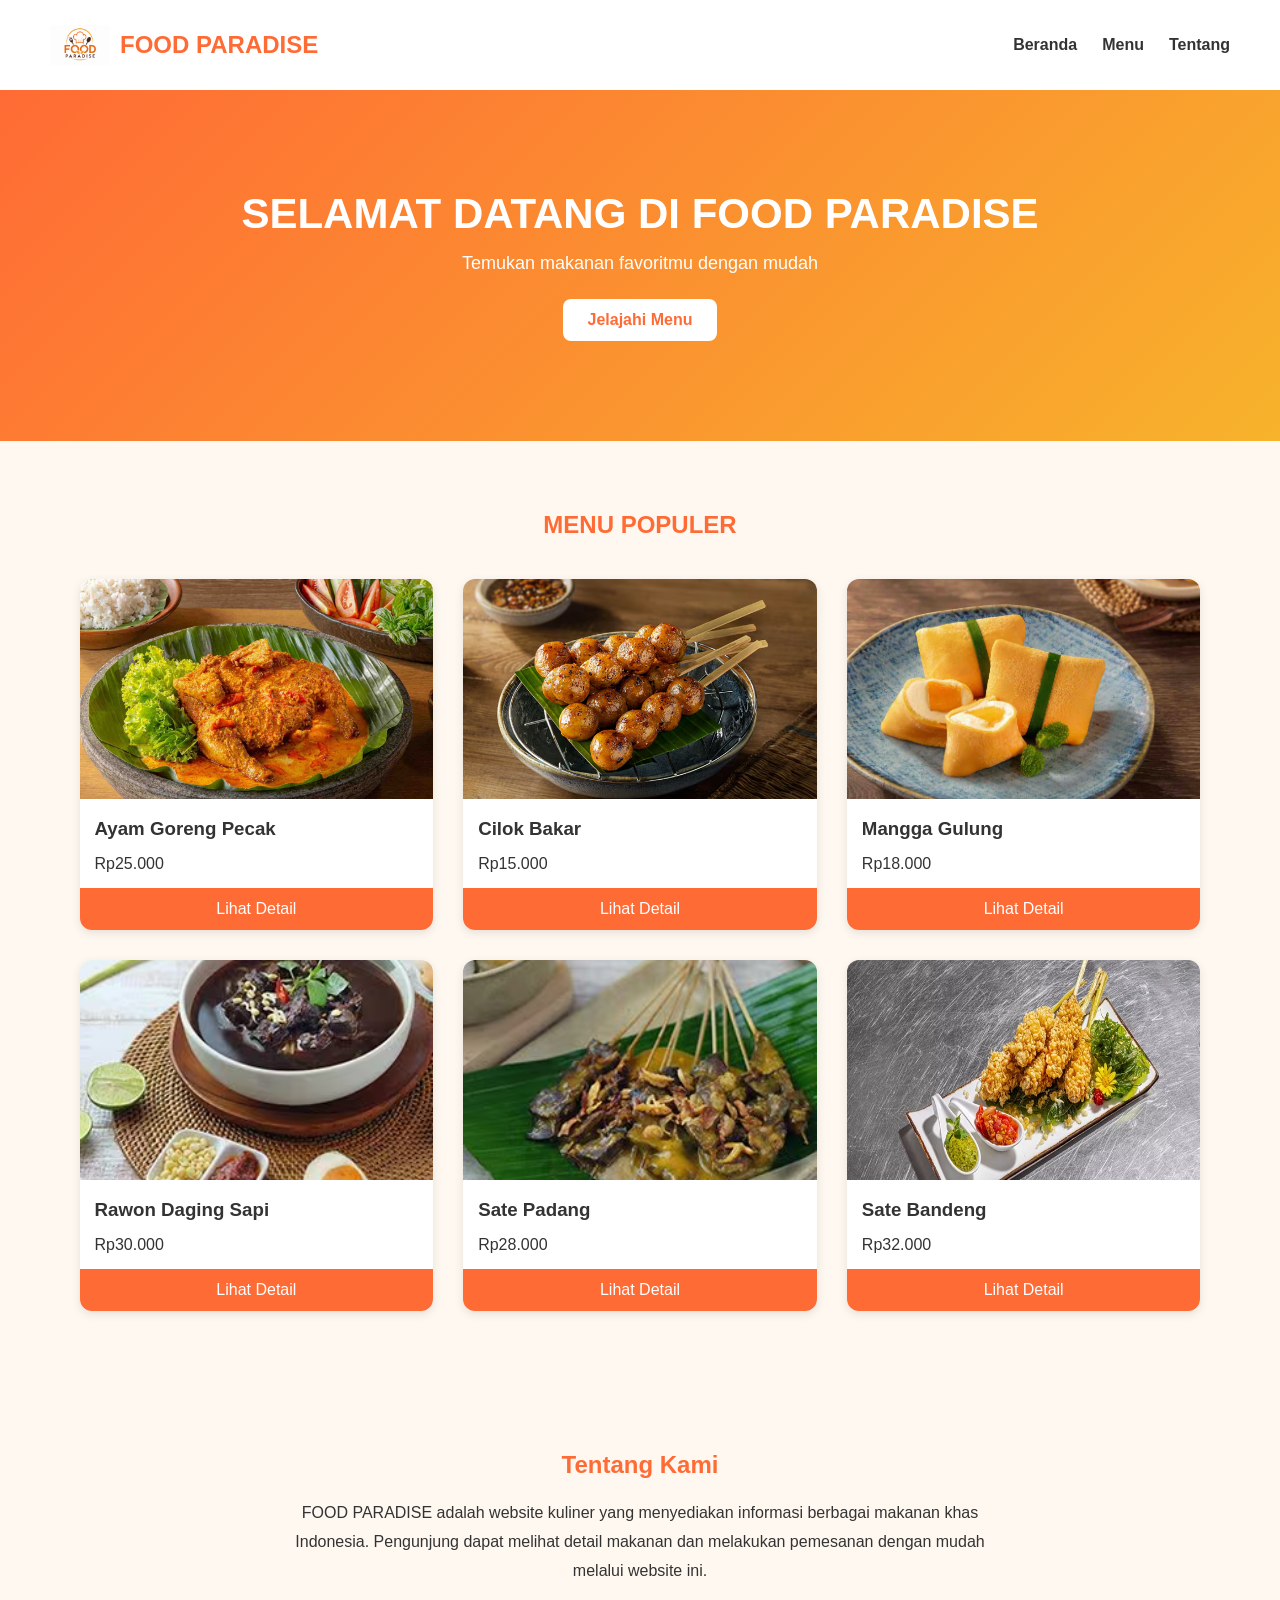
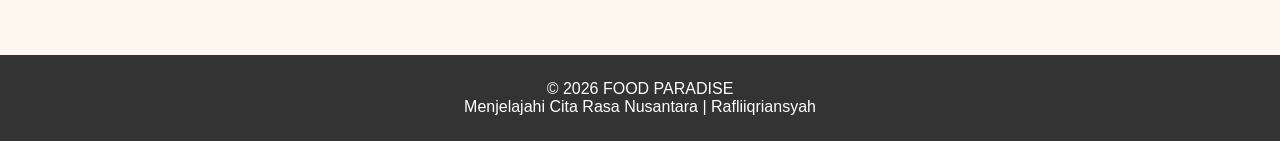
<file: index.html>
<!DOCTYPE html>
<html lang="id">

<head>
    <!-- Pengaturan karakter dan tampilan responsif -->
    <meta charset="UTF-8">
    <meta name="viewport" content="width=device-width, initial-scale=1.0">

    <!-- Judul website -->
    <title>FOOD PARADISE</title>

    <!-- File CSS utama -->
    <link rel="stylesheet" href="css/style.css">
    
</head>

<body>

    <!-- ==================================================
         NAVBAR
         Berisi logo dan menu navigasi utama website
    =================================================== -->
    <header>
        <nav>

            <!-- Logo Website -->
            <div class="logo-container">
                <img src="images/Food-Paradise-logo.png" alt="Food Paradise Logo">
                <h1>FOOD PARADISE</h1>
            </div>

            <!-- Menu Navigasi -->
            <ul>
                <li><a href="#">Beranda</a></li>
                <li><a href="#menu">Menu</a></li>
                <li><a href="#tentang">Tentang</a></li>
            </ul>

        </nav>
    </header>

    <!-- ==================================================
         HERO SECTION
         Bagian pertama yang dilihat pengunjung
    =================================================== -->
    <section class="hero">

        <h2>SELAMAT DATANG DI FOOD PARADISE</h2>

        <p>
            Temukan makanan favoritmu dengan mudah
        </p>

        <!-- Tombol menuju section menu -->
        <a href="#menu" class="btn">
            Jelajahi Menu
        </a>

    </section>

    <!-- ==================================================
         MENU POPULER
         Menampilkan daftar makanan utama
    =================================================== -->
    <section id="menu">

        <!-- Container untuk membatasi lebar konten -->
        <div class="container">

            <h2>MENU POPULER</h2>

            <!-- Grid daftar makanan -->
            <div class="menu-container">

                <!-- =========================
                     Ayam Goreng Pecak
                ========================== -->
                <div class="card">
                    <img src="images/Ayam-Goreng-Pecak.jpg" alt="Ayam Goreng Pecak">
                    <h3>Ayam Goreng Pecak</h3>
                    <p>Rp25.000</p>
                    <a href="detail.html?menu=ayam">Lihat Detail</a>
                </div>

                <!-- =========================
                     Cilok Bakar
                ========================== -->
                <div class="card">
                    <img src="images/Cilok-Bakar.avif" alt="Cilok Bakar">
                    <h3>Cilok Bakar</h3>
                    <p>Rp15.000</p>
                    <a href="detail.html?menu=cilok">Lihat Detail</a>
                </div>

                <!-- =========================
                     Mangga Gulung
                ========================== -->
                <div class="card">
                    <img src="images/Mangga-Gulung.avif" alt="Mangga Gulung">
                    <h3>Mangga Gulung</h3>
                    <p>Rp18.000</p>
                    <a href="detail.html?menu=mangga">Lihat Detail</a>
                </div>

                <!-- =========================
                     Rawon Daging Sapi
                ========================== -->
                <div class="card">
                    <img src="images/Rawon-Daging-Sapi.avif" alt="Rawon Daging Sapi">
                    <h3>Rawon Daging Sapi</h3>
                    <p>Rp30.000</p>
                    <a href="detail.html?menu=rawon">Lihat Detail</a>
                </div>

                <!-- =========================
                     Sate Padang
                ========================== -->
                <div class="card">
                    <img src="images/Sate-Padang.avif" alt="Sate Padang">
                    <h3>Sate Padang</h3>
                    <p>Rp28.000</p>
                    <a href="detail.html?menu=padang">Lihat Detail</a>
                </div>

                <!-- =========================
                     Sate Bandeng
                ========================== -->
                <div class="card">
                    <img src="images/Sate-Bandeng.avif" alt="Sate Bandeng">
                    <h3>Sate Bandeng</h3>
                    <p>Rp32.000</p>
                    <a href="detail.html?menu=bandeng">Lihat Detail</a>
                </div>

            </div>
            <!-- Akhir .menu-container -->

        </div>
        <!-- Akhir .container -->

    </section>

    <!-- ==================================================
         TENTANG KAMI
         Informasi singkat mengenai website
    =================================================== -->
    <section id="tentang">

        <h2>Tentang Kami</h2>

        <p>
            FOOD PARADISE adalah website kuliner yang menyediakan
            informasi berbagai makanan khas Indonesia.
            Pengunjung dapat melihat detail makanan dan melakukan
            pemesanan dengan mudah melalui website ini.
        </p>

    </section>

    <!-- ==================================================
         FOOTER
         Informasi hak cipta website
    =================================================== -->
    <footer>

        <p>&copy; 2026 FOOD PARADISE</p>
        <p>Menjelajahi Cita Rasa Nusantara | Rafliiqriansyah</p>

    </footer>

    <!-- File JavaScript utama -->
    <script src="js/script.js"></script>

</body>

</html>
</file>
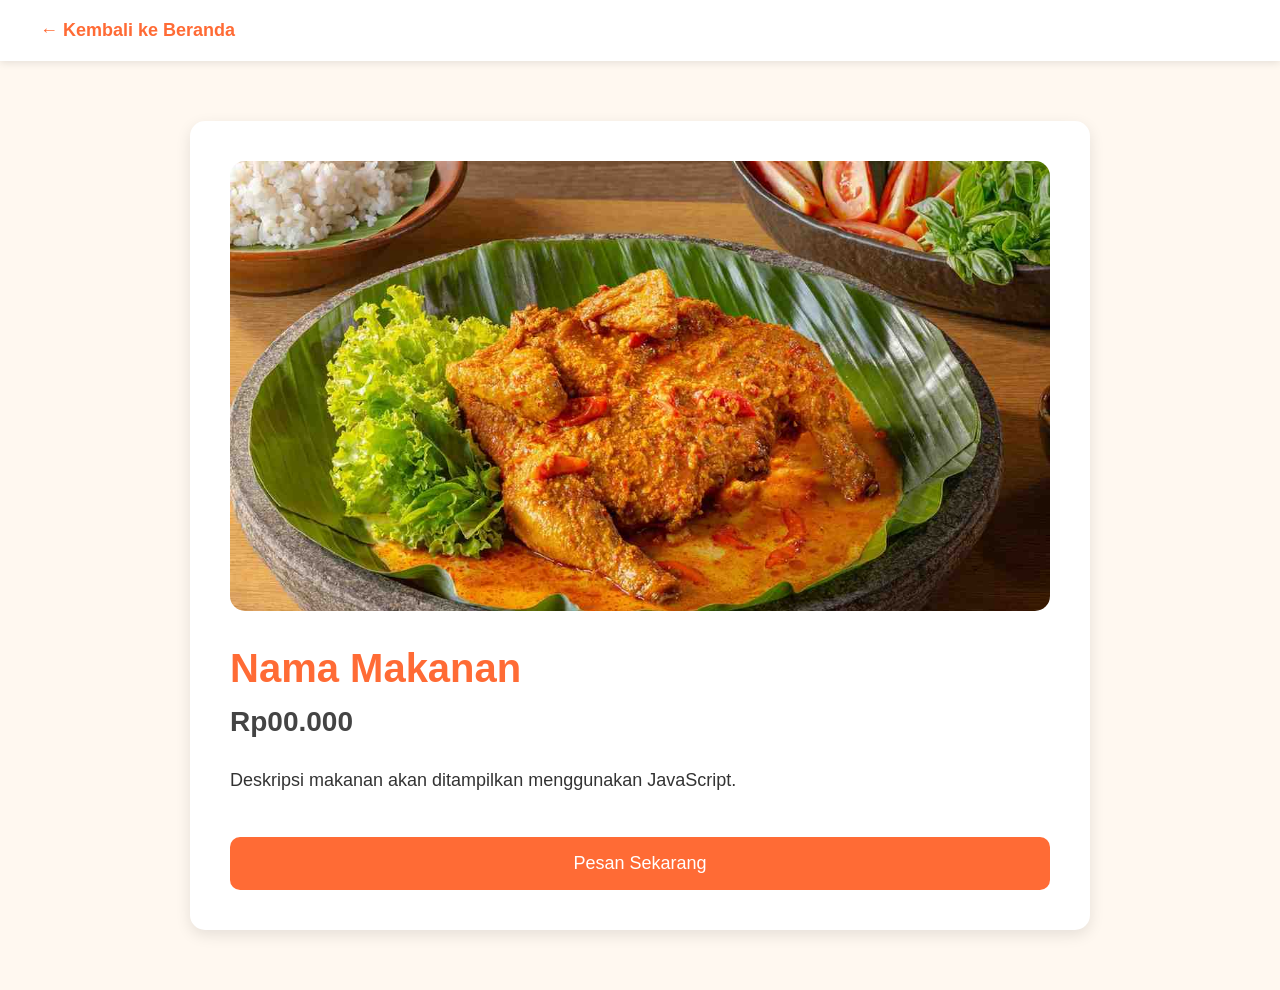
<file: detail.html>
<!DOCTYPE html>
<html lang="id">

<head>

    <!-- Pengaturan Karakter dan Tampilan -->
    <meta charset="UTF-8">
    <meta name="viewport" content="width=device-width, initial-scale=1.0">

    <!-- Judul Halaman -->
    <title>Detail Makanan | FOOD PARADISE</title>

    <!-- CSS -->
    <link rel="stylesheet" href="css/detail.css">

</head>

<body>

    <!-- ===========================================
         HEADER
    ============================================ -->

    <header class="detail-header">

        <a href="index.html" class="back-btn">
            ← Kembali ke Beranda
        </a>

    </header>

    <!-- ===========================================
         HALAMAN DETAIL MAKANAN
    ============================================ -->

    <section class="detail-section">

        <div class="container">

            <div class="detail-container">

                <!-- Gambar Makanan -->
                <div class="detail-image">

                    <img
                        id="detail-image"
                        src="images/Ayam-Goreng-Pecak.jpg"
                        alt="Detail Makanan">

                </div>

                <!-- Informasi Makanan -->
                <div class="detail-info">

                    <h2 id="detail-name">
                        Nama Makanan
                    </h2>

                    <h3 id="detail-price">
                        Rp00.000
                    </h3>

                    <p id="detail-description">

                        Deskripsi makanan akan ditampilkan
                        menggunakan JavaScript.

                    </p>

                    <button id="order-btn">
                        Pesan Sekarang
                    </button>

                </div>

            </div>

        </div>

    </section>

    <!-- ===========================================
         MODAL FORM PEMESANAN
    ============================================ -->

    <div id="orderModal" class="modal">

        <div class="modal-content">

            <h2>Form Pemesanan</h2>

            <label for="customerName">
                Nama Pemesan
            </label>

            <input
                type="text"
                id="customerName"
                placeholder="Masukkan nama">``

            <label for="tableNumber">
                Nomor Meja
            </label>

            <input
                type="number"
                id="tableNumber"
                min="1"
                placeholder="Contoh : 5">

            <label for="quantity">
                Jumlah Pesanan
            </label>

            <input
                type="number"
                id="quantity"
                min="1"
                placeholder="Masukkan jumlah pesanan">

            <div class="modal-button">

                <button id="cancelOrder">
                    Batal
                </button>

                <button id="confirmOrder">
                    Pesan
                </button>

            </div>

        </div>

    </div>

    <!-- ===========================================
         MODAL HASIL PEMESANAN
    ============================================ -->

    <div id="resultModal" class="modal">

        <div class="modal-content receipt">

            <h2>FOOD PARADISE</h2>

            <h3>Pesanan Sedang Diproses</h3>

            <hr>

            <div class="result-row">
                <span class="label">Nama Pemesan</span>
                <span class="value" id="resultName"></span>
            </div>

            <div class="result-row">
                <span class="label">Nomor Meja</span>
                <span class="value" id="resultTable"></span>
            </div>

            <div class="result-row">
                <span class="label">Menu</span>
                <span class="value" id="resultMenu"></span>
            </div>

            <div class="result-row">
                <span class="label">Harga</span>
                <span class="value" id="resultPrice"></span>
            </div>

            <div class="result-row">
                <span class="label">Jumlah</span>
                <span class="value" id="resultQuantity"></span>
            </div>

            <hr>

            <div class="result-row total-row">

                <span class="label">
                    Total Harga
                </span>

                <span
                    class="value"
                    id="resultTotal">
                </span>

            </div>

            <hr>

            <p class="thanks-message">

                Terima kasih telah memesan di
                <strong>FOOD PARADISE</strong>.

                <br><br>

                Pesanan Anda sedang diproses.
                Silakan menunggu hingga pesanan
                diantar ke meja Anda.

            </p>

            <button id="closeResult">
                Tutup
            </button>

        </div>

    </div>

    <!-- ===========================================
         JAVASCRIPT
    ============================================ -->

    <script src="js/script.js"></script>

</body>

</html>
</file>
<file: css/style.css>
/* Reset */
* {
    margin: 0;
    padding: 0;
    box-sizing: border-box;
}

/* Body */
body {
    font-family: Arial, Helvetica, sans-serif;
    background-color: #FFF8F0;
    color: #333;
}

/* Navbar */
nav {
    background-color: white;
    display: flex;
    justify-content: space-between;
    align-items: center;

    padding: 15px 50px;

    box-shadow: 0 2px 10px rgba(0,0,0,0.1);
}

.logo-container {
    display: flex;
    align-items: center;
    gap: 10px;
}

.logo-container img {
    width: 60px;
    height: 60px;
    object-fit: contain;
}

.logo-container h1 {
    font-size: 24px;
    color: #FF6B35;
}

nav ul {
    list-style: none;
    display: flex;
    gap: 25px;
}

nav a {
    text-decoration: none;
    color: #333;
    font-weight: bold;
}

/* Hero Section */
.hero {
    text-align: center;
    padding: 100px 20px;

    background: linear-gradient(
        135deg,
        #FF6B35,
        #F7B32B
    );

    color: white;
}

.hero h2 {
    font-size: 42px;
    margin-bottom: 15px;
}

.hero p {
    font-size: 18px;
    margin-bottom: 25px;
}

.btn {
    display: inline-block;

    background-color: white;
    color: #FF6B35;

    text-decoration: none;

    padding: 12px 25px;

    border-radius: 8px;

    font-weight: bold;
}

/* Section Menu */
#menu {
    padding: 70px 50px;
}

/* Container utama untuk mengatur lebar konten
   agar tidak terlalu melebar pada layar besar
   menggunakan 95% lebar layar saja, maks 1700px
   walaupun layar lebih dari itu, sedangkan auto
   untuk memusatkan konten secara horizontal*/
.container {
    width: 95%;
    max-width: 1700px;
    margin: auto;
}

#menu h2 {
    text-align: center;
    margin-bottom: 40px;

    color: #FF6B35;
}

/* Grid Card */
.menu-container {
    display: grid;

    grid-template-columns: repeat(auto-fit, minmax(350px, 1fr));

    gap: 30px;
}

/* Card */
.card {
    background-color: white;

    border-radius: 12px;

    overflow: hidden;

    box-shadow: 0 3px 10px rgba(0,0,0,0.1);

    transition: 0.3s;
}

.card:hover {
    transform: translateY(-5px);
}

.card img {
    width: 100%;
    height: 220px;

    object-fit: cover;
}

.card h3 {
    margin: 15px;
}

.card p {
    margin: 0 15px 15px;
}

.card a {
    display: block;

    text-align: center;

    background-color: #FF6B35;

    color: white;

    text-decoration: none;

    padding: 12px;
}

/* Tentang */
#tentang {
    padding: 70px 50px;

    text-align: center;
}

#tentang h2 {
    color: #FF6B35;

    margin-bottom: 20px;
}

#tentang p {
    max-width: 700px;

    margin: auto;

    line-height: 1.8;
}

/* Footer */
footer {
    background-color: #333;

    color: white;

    text-align: center;

    padding: 25px;
}
</file>
<file: css/detail.css>
/* ==================================================
   RESET CSS
================================================== */

* {
    margin: 0;
    padding: 0;
    box-sizing: border-box;
}

/* ==================================================
   BODY
================================================== */

body {
    font-family: Arial, Helvetica, sans-serif;
    background-color: #FFF8F0;
    color: #333;
}

/* ==================================================
   CONTAINER
================================================== */

.container {
    width: 95%;
    max-width: 1700px;
    margin: auto;
}

/* ==================================================
   HEADER
================================================== */

.detail-header {
    background-color: white;
    padding: 20px 0;

    box-shadow: 0 2px 8px rgba(0,0,0,0.1);
}

/* Tombol kembali */

.back-btn {
    text-decoration: none;

    color: #FF6B35;

    font-size: 18px;

    font-weight: bold;

    margin-left: 40px;
}

.back-btn:hover {
    color: #E4572E;
}

/* ==================================================
   DETAIL SECTION
================================================== */

.detail-section {
    padding: 60px 0;
}

/* ==================================================
   KOTAK UTAMA
================================================== */

.detail-container {

    background-color: white;

    padding: 40px;

    border-radius: 15px;

    box-shadow: 0 5px 15px rgba(0,0,0,0.1);

    max-width: 900px;

    margin: auto;
}

/* ==================================================
   GAMBAR MAKANAN
================================================== */

.detail-image {

    width: 100%;

    margin-bottom: 35px
}

.detail-image img {

    width: 100%;

    height: 450px;

    object-fit: cover;

    border-radius: 15px;

    display: block;
}

/* ==================================================
   INFORMASI MAKANAN
================================================== */

.detail-info {

    width: 100%;
}

.detail-info h2 {

    font-size: 40px;

    color: #FF6B35;

    margin-bottom: 15px;
}

.detail-info h3 {

    font-size: 28px;

    margin-bottom: 25px;

    color: #444;
}

.detail-info p {

    font-size: 18px;

    line-height: 1.9;

    text-align: justify;

    margin-bottom: 40px;
}

/* ==================================================
   TOMBOL PESAN
================================================== */

#order-btn {

    display: block;

    width: 100%;

    background-color: #FF6B35;

    color: white;

    border: none;

    border-radius: 10px;

    padding: 16px;

    font-size: 18px;

    cursor: pointer;

    transition: .3s;
}

#order-btn:hover {

    background-color: #E4572E;
}

/* ==================================================
   MODAL
================================================== */

.modal{

    display:none;

    position:fixed;

    top:0;
    left:0;

    width:100%;
    height:100%;

    background:rgba(0,0,0,0.5);

    justify-content:center;

    align-items:center;

    z-index:1000;

}

.modal-content{

    background:white;

    width:400px;

    padding:30px;

    border-radius:10px;

}

.modal-content h2{

    text-align:center;

    margin-bottom:20px;

}

.modal-content label{

    display:block;

    margin-top:15px;

    margin-bottom:5px;

}

.modal-content input{

    width:100%;

    padding:10px;

    font-size:16px;

}

.modal-button{

    display:flex;

    justify-content:space-between;

    margin-top:25px;

}

.modal-button button,
#closeResult{

    padding:12px 20px;

    border:none;

    cursor:pointer;

    border-radius:6px;

    font-size:16px;

}

#confirmOrder{

    background:#FF6B35;

    color:white;

}

#cancelOrder{

    background:#999;

    color:white;

}

#closeResult{

    margin-top:20px;

    width:100%;

    background:#FF6B35;

    color:white;

}

/* ==================================================
   HASIL PEMESANAN
================================================== */

.result-row{

    display:flex;

    align-items:center;

    margin:12px 0;

}

.label{

    width:140px;

    font-weight:bold;

}

.label::after{

    content:" :";

}

.value{

    flex:1;

    margin-left:15px;

}

.total-row{

    margin-top:20px;

    padding-top:10px;

    font-size:22px;

    font-weight:bold;

    border-top:2px solid #ddd;

}
</file>
